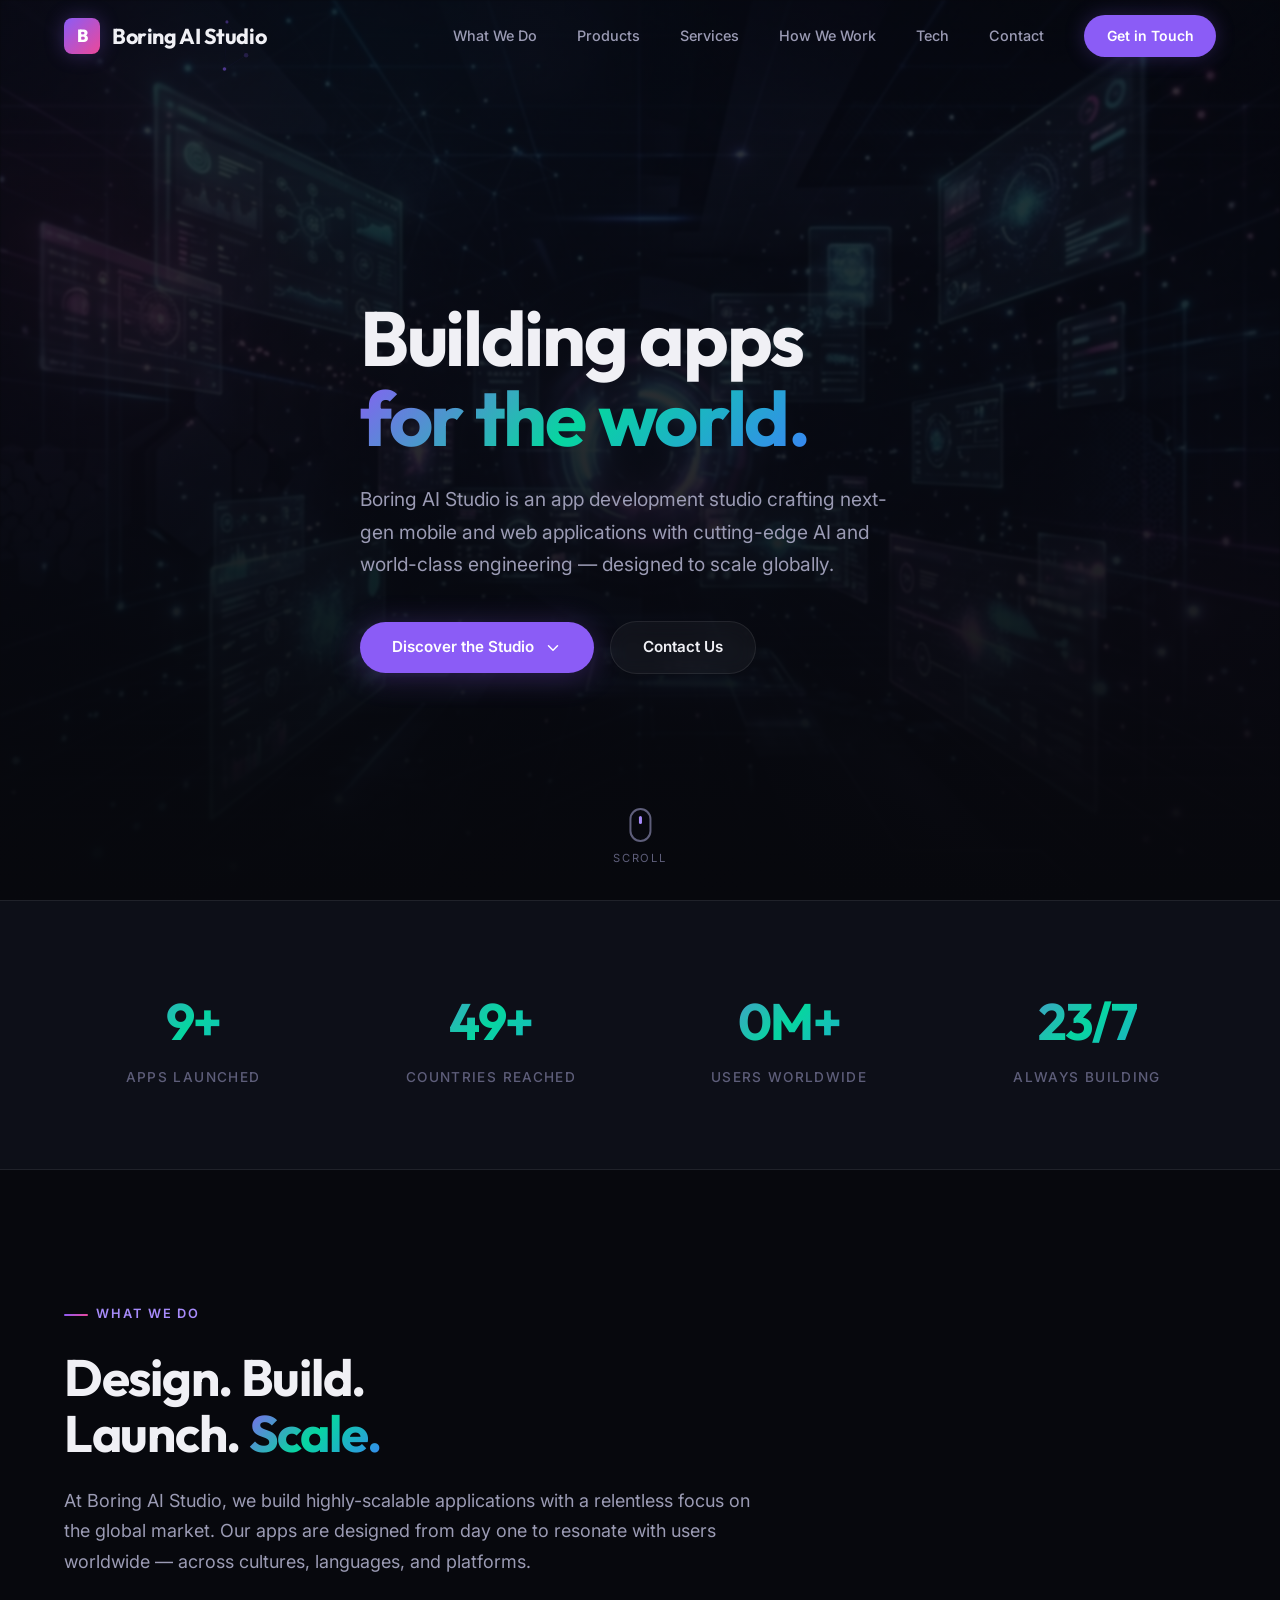
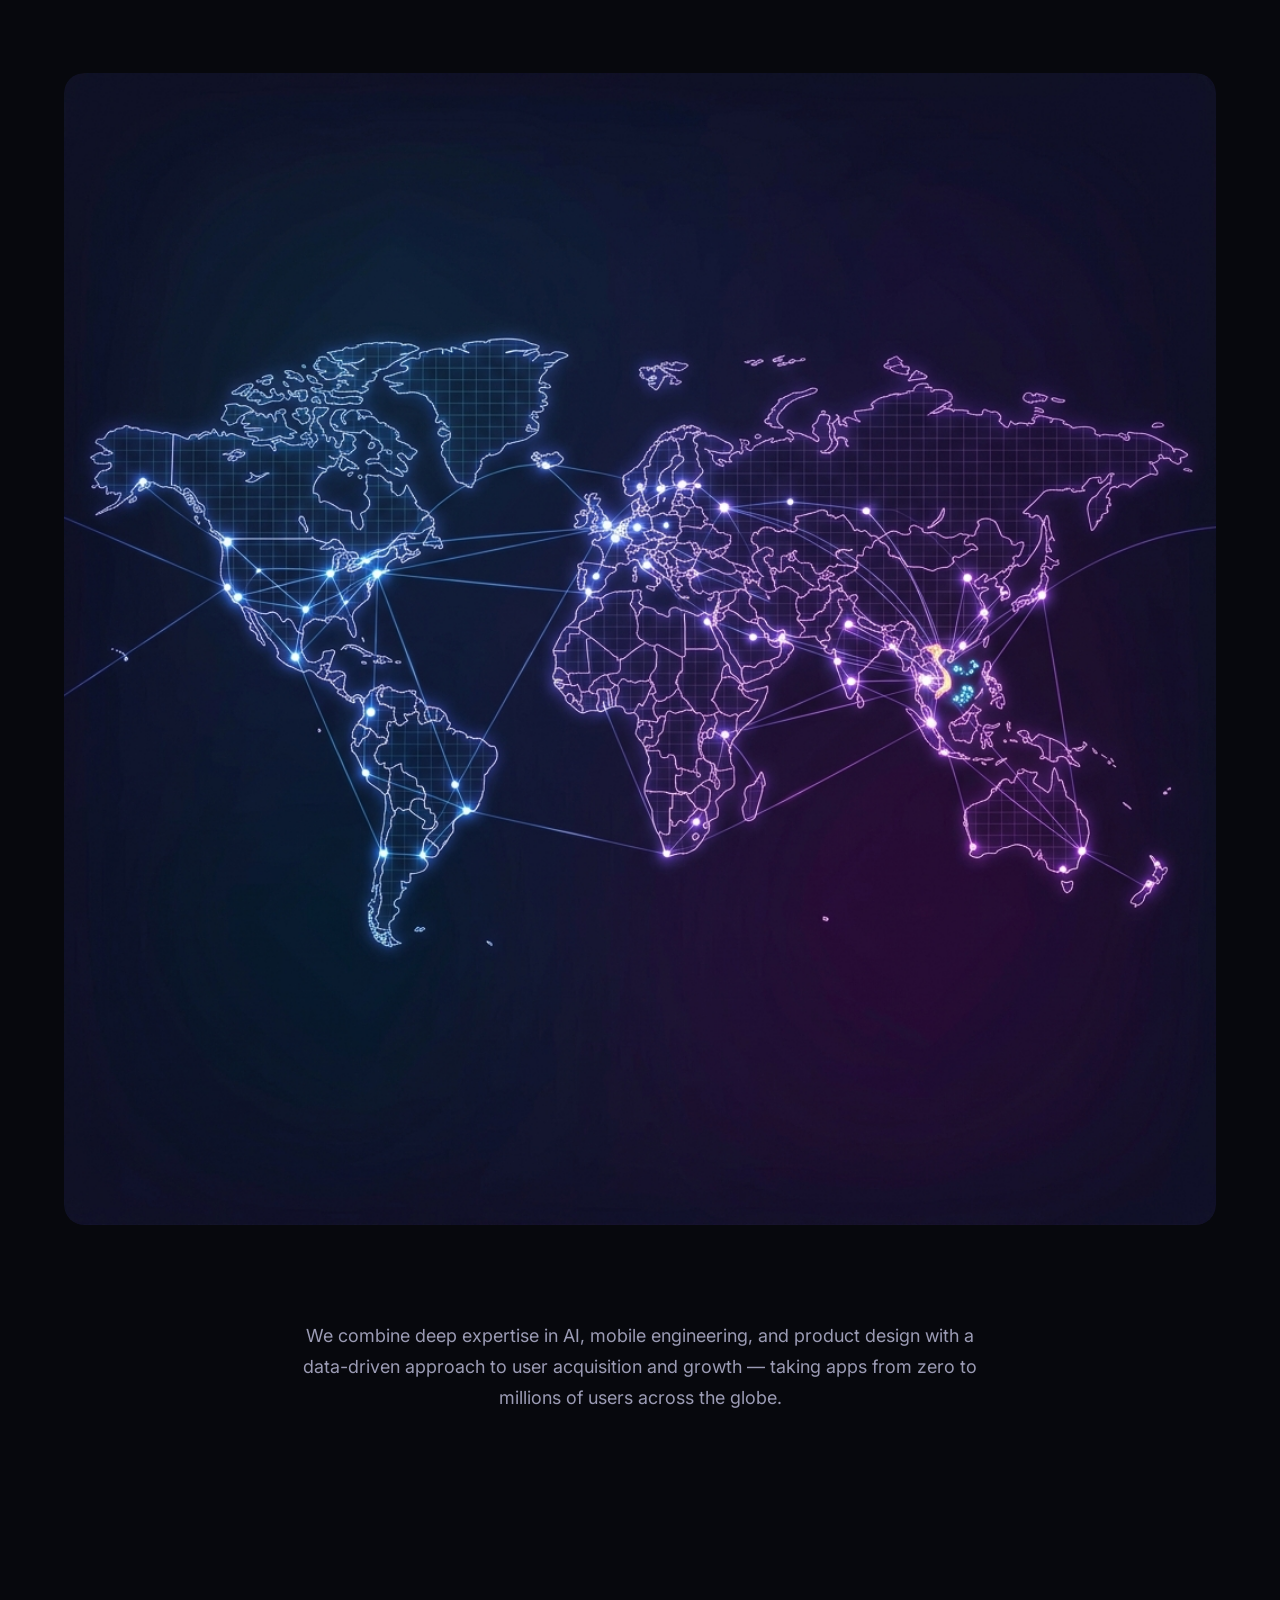
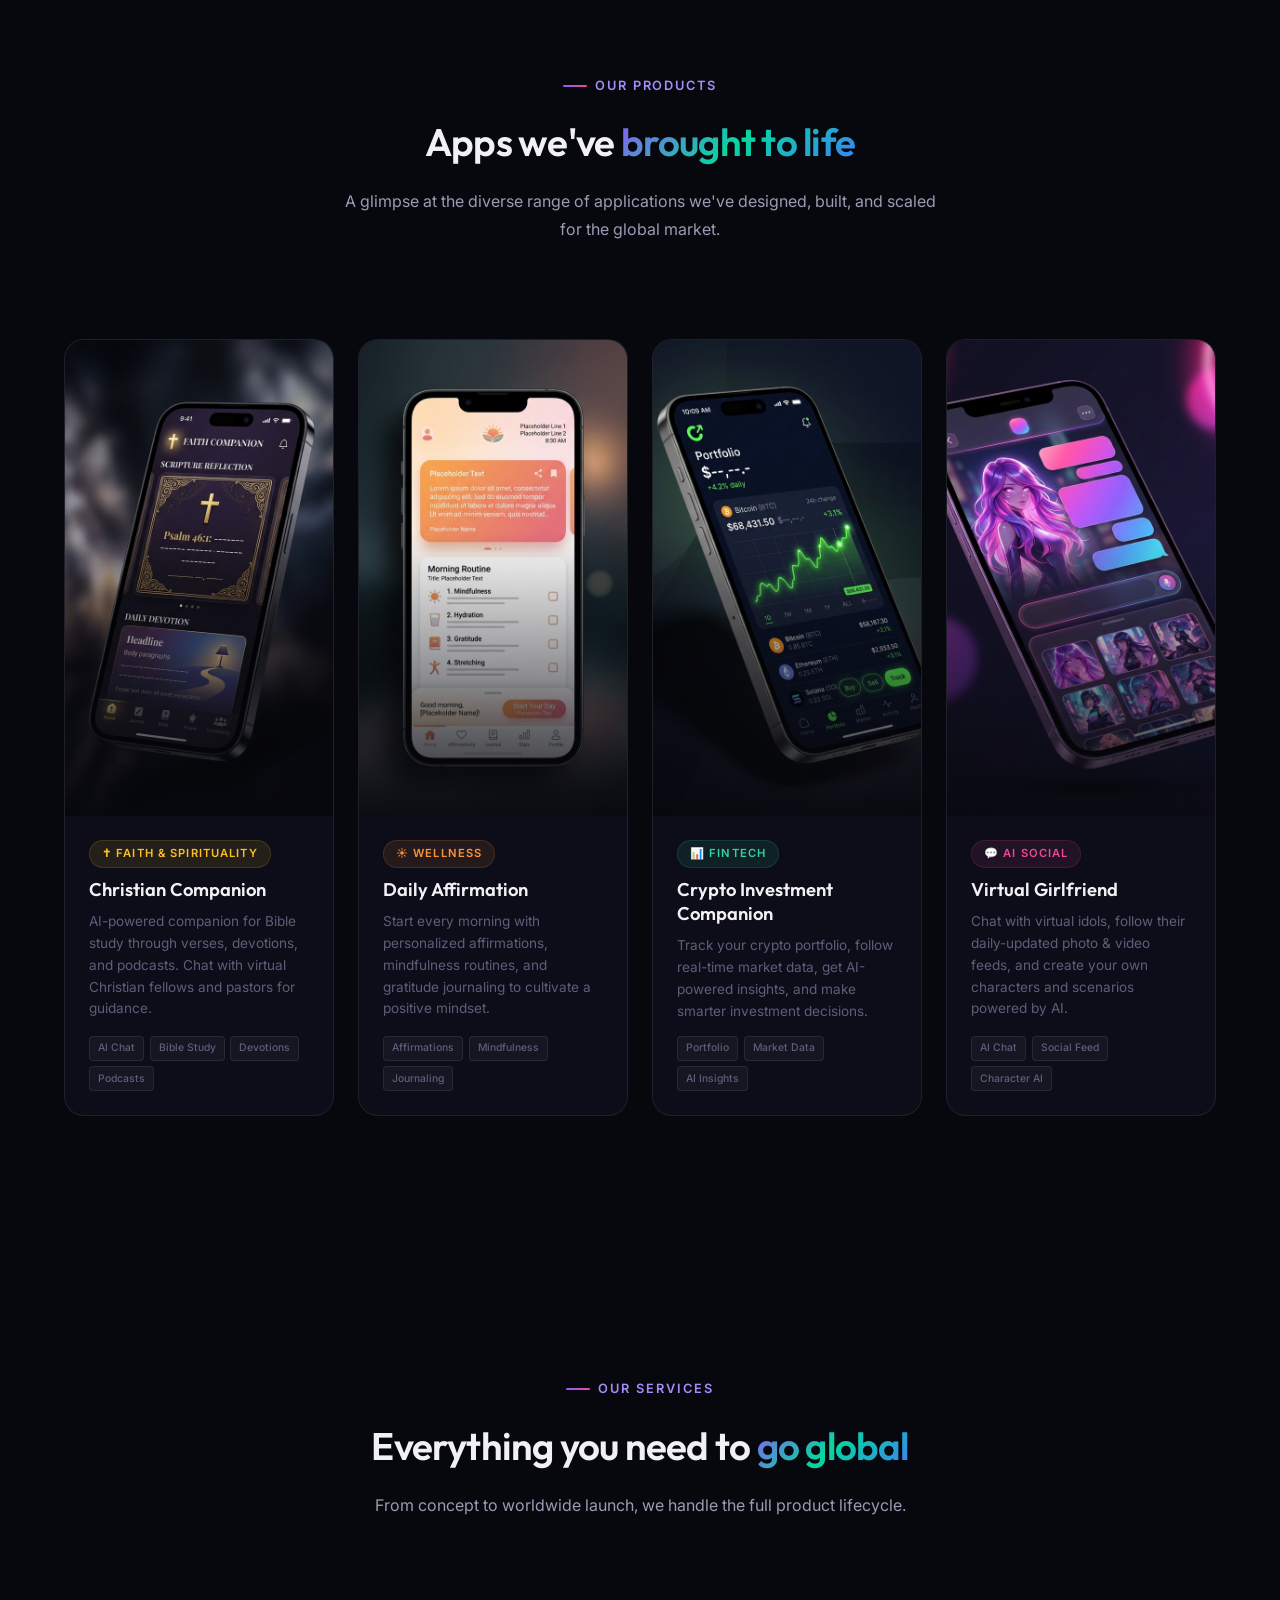
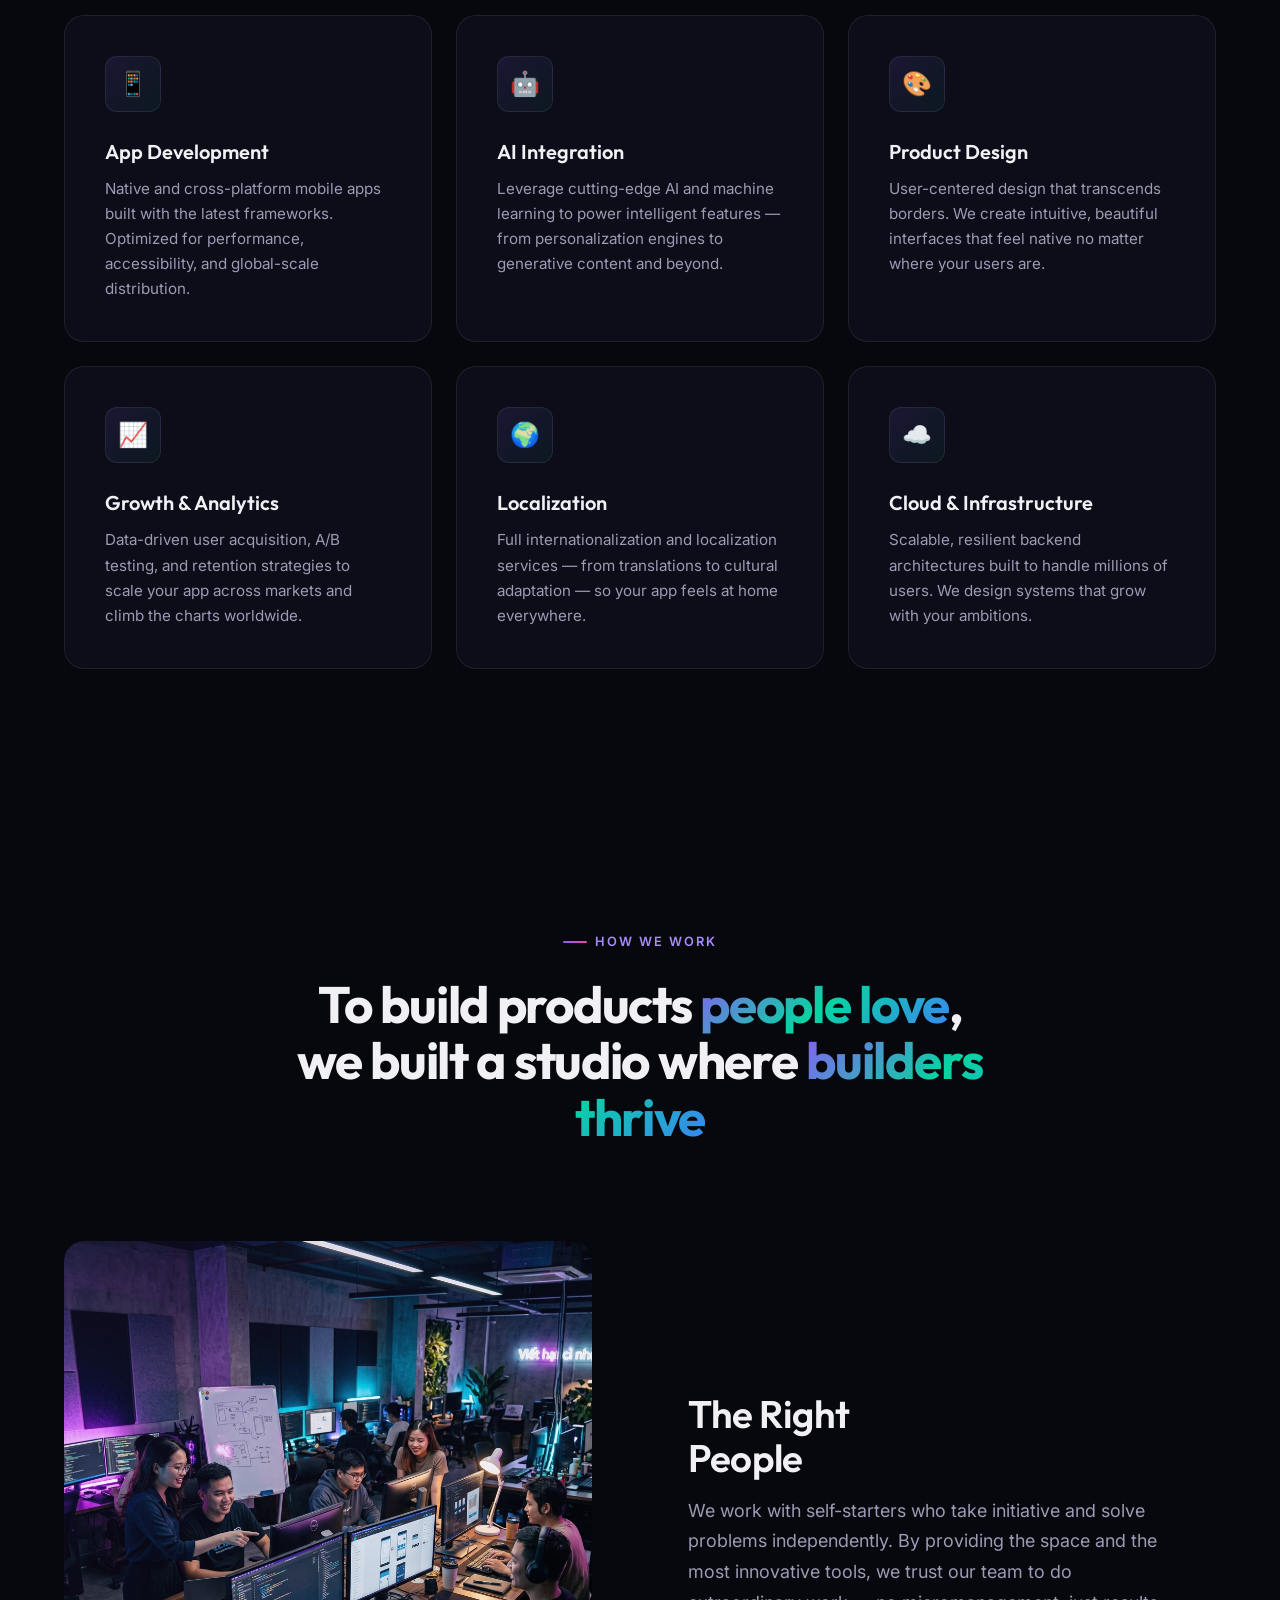
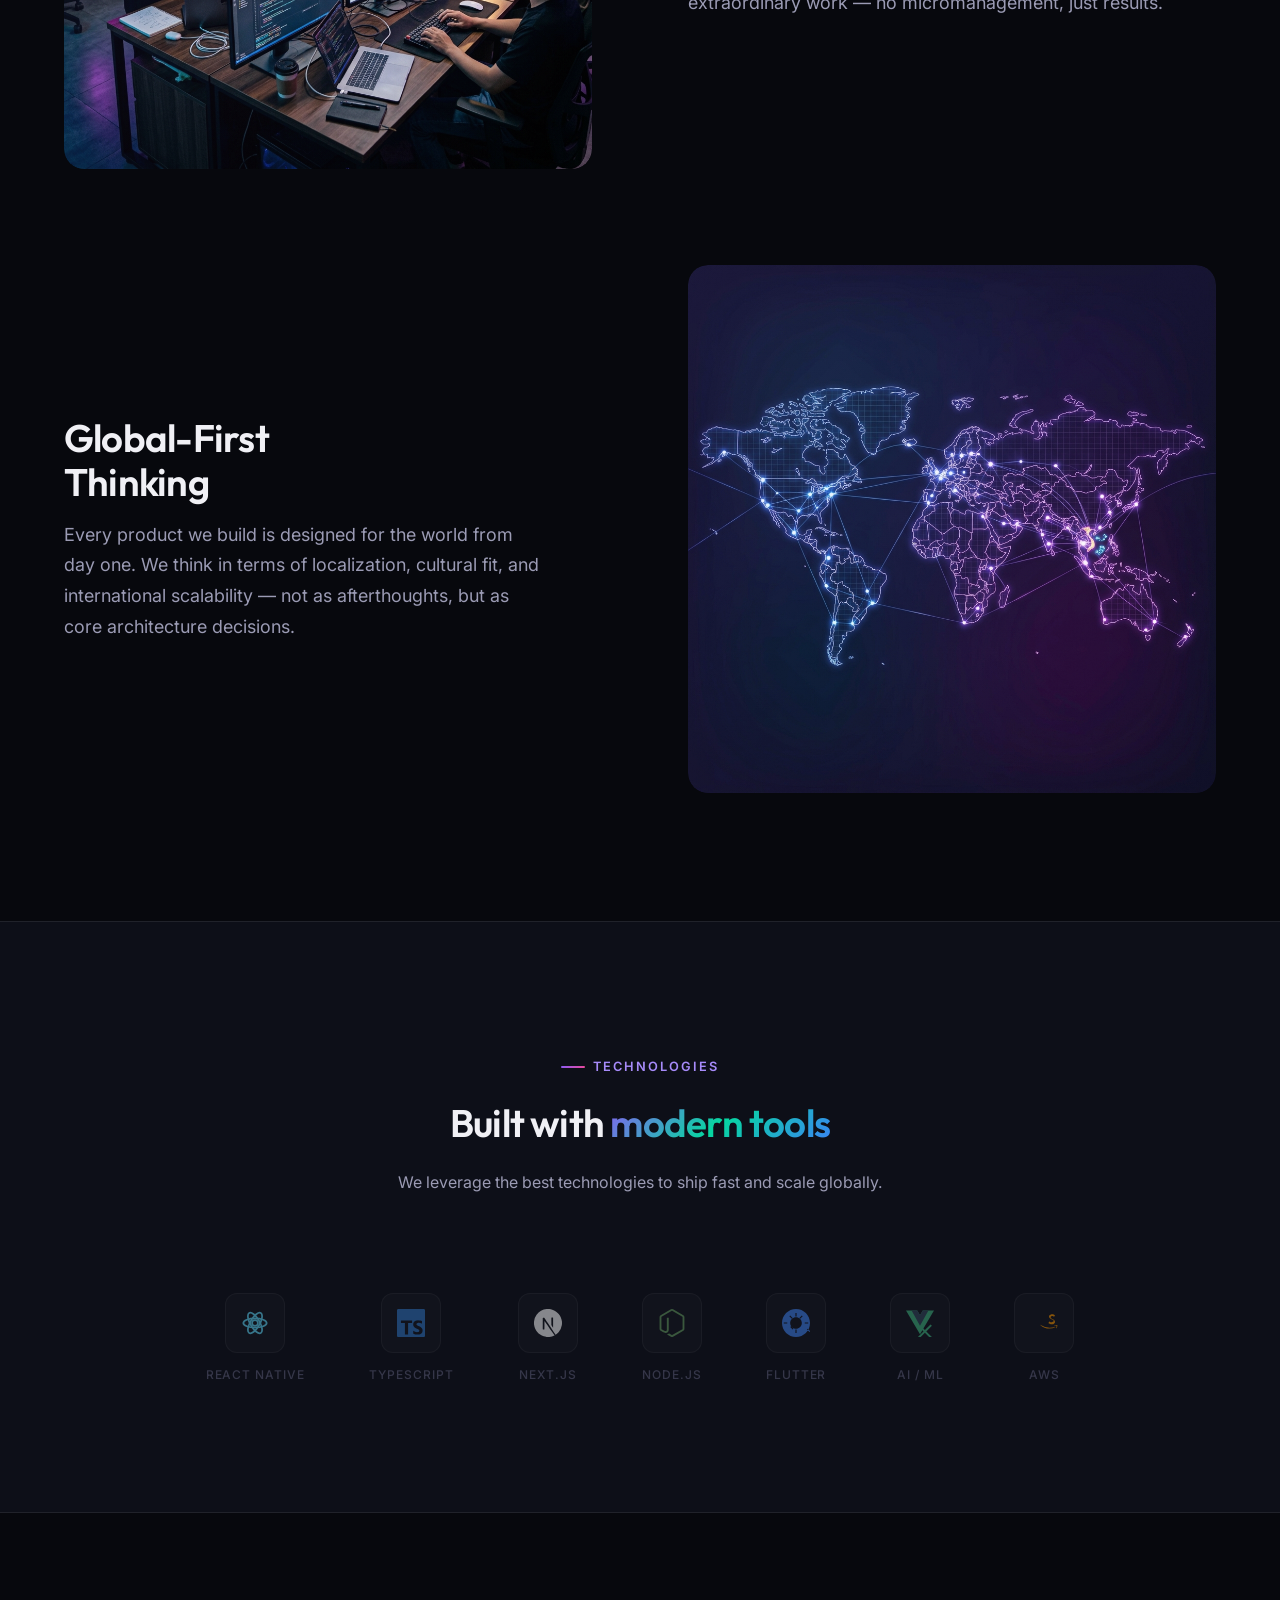
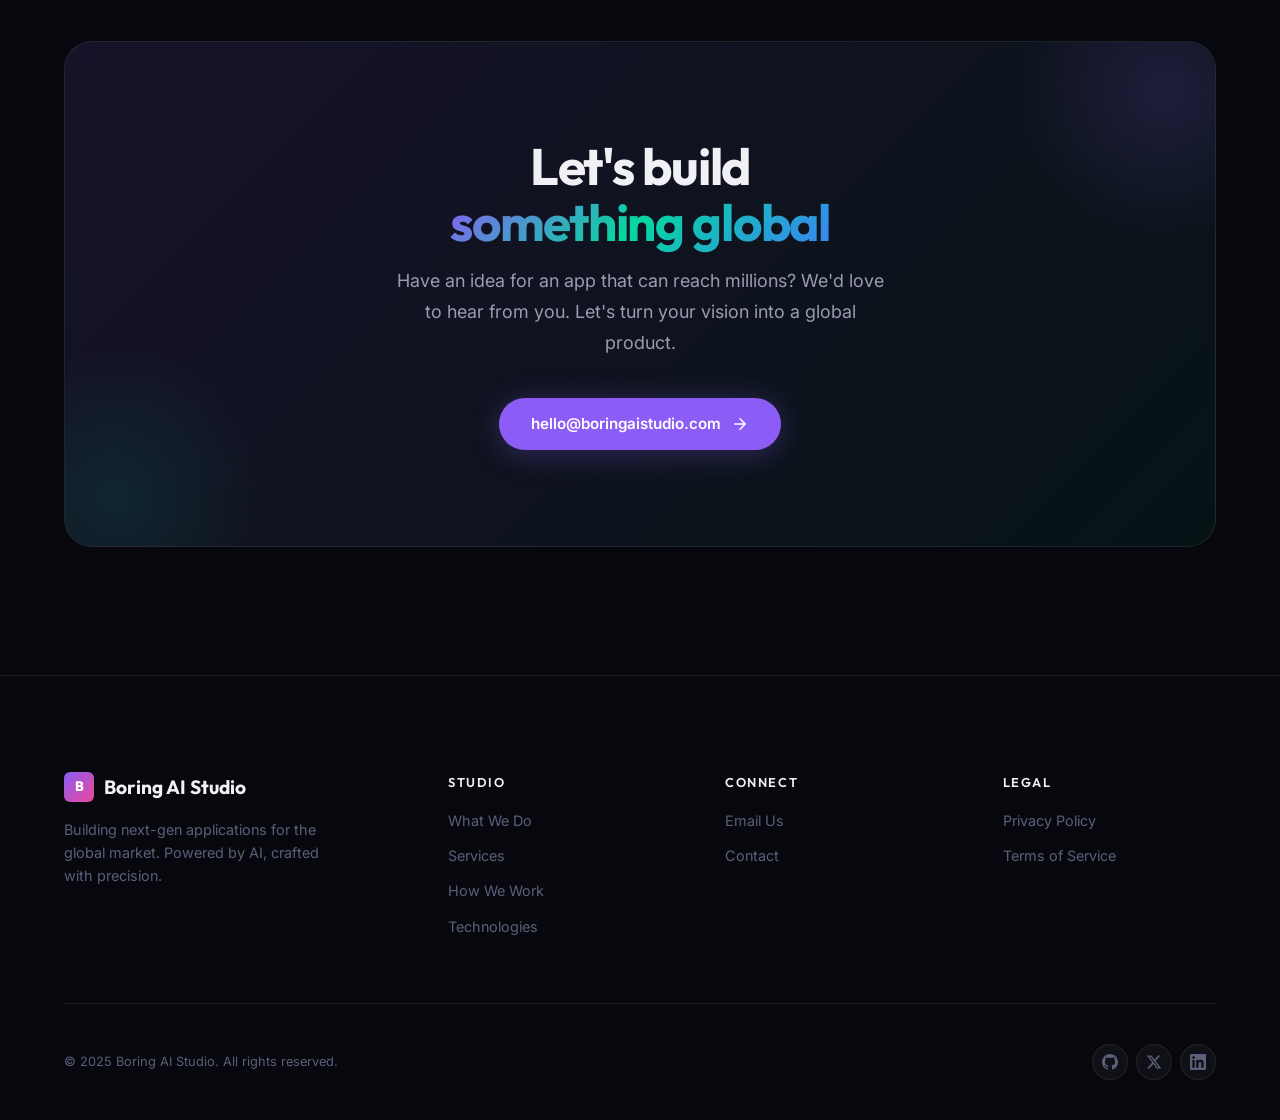
<file: index.html>
<!DOCTYPE html>
<html lang="en">
<head>
  <meta charset="UTF-8">
  <meta name="viewport" content="width=device-width, initial-scale=1.0, viewport-fit=cover">
  <title>Boring AI Studio — Building Apps for the Global Market</title>
  <meta name="description" content="Boring AI Studio is an app development studio building next-gen mobile and web applications for the global market using cutting-edge AI and modern technology.">
  <meta name="robots" content="index,follow">

  <!-- Open Graph -->
  <meta property="og:title" content="Boring AI Studio — Building Apps for the Global Market">
  <meta property="og:description" content="We design, build, and scale applications that reach users worldwide. Powered by AI, crafted with precision.">
  <meta property="og:type" content="website">
  <meta property="og:url" content="https://boringaistudio.com">
  <meta property="og:locale" content="en_US">
  <meta property="og:site_name" content="Boring AI Studio">

  <!-- Twitter -->
  <meta name="twitter:card" content="summary">

  <!-- Fonts -->
  <link rel="preconnect" href="https://fonts.googleapis.com">
  <link rel="preconnect" href="https://fonts.gstatic.com" crossorigin>
  <link href="https://fonts.googleapis.com/css2?family=Inter:wght@400;500;600;700&family=Outfit:wght@500;600;700;800&display=swap" rel="stylesheet">

  <!-- Styles -->
  <link rel="stylesheet" href="styles.css">
</head>
<body>

  <!-- ============================================================
       HEADER
       ============================================================ -->
  <header class="header" id="main-header">
    <div class="header__inner">
      <a href="/" class="header__logo" aria-label="Boring AI Studio Home">
        <span class="header__logo-icon">B</span>
        Boring AI Studio
      </a>

      <nav class="header__nav" aria-label="Main navigation">
        <a href="#what-we-do" class="header__nav-link" id="nav-what-we-do">What We Do</a>
        <a href="#products" class="header__nav-link" id="nav-products">Products</a>
        <a href="#services" class="header__nav-link" id="nav-services">Services</a>
        <a href="#how-we-work" class="header__nav-link" id="nav-how-we-work">How We Work</a>
        <a href="#tech" class="header__nav-link" id="nav-tech">Tech</a>
        <a href="#contact" class="header__nav-link" id="nav-contact">Contact</a>
        <a href="mailto:hello@boringaistudio.com" class="header__cta" id="header-cta">Get in Touch</a>
      </nav>

      <button class="header__menu-toggle" id="menu-toggle" aria-label="Menu toggle">
        <span></span>
        <span></span>
        <span></span>
      </button>
    </div>
  </header>

  <!-- Mobile Nav Overlay -->
  <div class="mobile-nav" id="mobile-nav">
    <a href="#what-we-do" class="mobile-nav__link">What We Do</a>
    <a href="#products" class="mobile-nav__link">Products</a>
    <a href="#services" class="mobile-nav__link">Services</a>
    <a href="#how-we-work" class="mobile-nav__link">How We Work</a>
    <a href="#tech" class="mobile-nav__link">Tech</a>
    <a href="#contact" class="mobile-nav__link">Contact</a>
    <a href="mailto:hello@boringaistudio.com" class="btn btn--primary" style="margin-top: 1rem;">Get in Touch</a>
  </div>

  <main>

    <!-- ============================================================
         HERO
         ============================================================ -->
    <section class="hero" id="hero">
      <div class="hero__bg">
        <img src="assets/images/hero-bg.png" alt="" class="hero__bg-image" loading="eager">
        <div class="hero__bg-overlay"></div>
      </div>
      <canvas class="hero__particles" id="hero-particles"></canvas>

      <div class="container hero__content">
        <h1 class="display-xl hero__title">
          <span class="line">Building apps</span>
          <span class="line"><span class="gradient-text">for the world.</span></span>
        </h1>
        <p class="hero__description">
          Boring AI Studio is an app development studio crafting next-gen mobile and web applications with cutting-edge AI and world-class engineering — designed to scale globally.
        </p>
        <div class="hero__actions">
          <a href="#what-we-do" class="btn btn--primary" id="hero-cta-discover">
            Discover the Studio
            <svg class="btn__icon" viewBox="0 0 24 24" fill="none" stroke="currentColor" stroke-width="2" stroke-linecap="round" stroke-linejoin="round"><path d="m6 9 6 6 6-6"/></svg>
          </a>
          <a href="mailto:hello@boringaistudio.com" class="btn btn--ghost" id="hero-cta-contact">
            Contact Us
          </a>
        </div>
      </div>

      <div class="hero__scroll-indicator">
        <div class="hero__scroll-mouse"></div>
        <span>Scroll</span>
      </div>
    </section>

    <!-- ============================================================
         STATS
         ============================================================ -->
    <section class="stats" id="stats">
      <div class="container">
        <div class="stats__grid">
          <div class="stat reveal">
            <div class="stat__number" data-count-to="10" data-count-suffix="+">0</div>
            <div class="stat__label">Apps Launched</div>
          </div>
          <div class="stat reveal reveal-delay-1">
            <div class="stat__number" data-count-to="50" data-count-suffix="+">0</div>
            <div class="stat__label">Countries Reached</div>
          </div>
          <div class="stat reveal reveal-delay-2">
            <div class="stat__number" data-count-to="1" data-count-suffix="M+">0</div>
            <div class="stat__label">Users Worldwide</div>
          </div>
          <div class="stat reveal reveal-delay-3">
            <div class="stat__number" data-count-to="24" data-count-suffix="/7">0</div>
            <div class="stat__label">Always Building</div>
          </div>
        </div>
      </div>
    </section>

    <!-- ============================================================
         WHAT WE DO
         ============================================================ -->
    <section class="what-we-do" id="what-we-do">
      <div class="container">
        <div class="what-we-do__header reveal">
          <span class="section-label">What We Do</span>
          <h2 class="display-lg what-we-do__title">Design. Build.<br>Launch. <span class="gradient-text">Scale.</span></h2>
          <p class="body-lg">
            At Boring AI Studio, we build highly-scalable applications with a relentless focus on the global market. Our apps are designed from day one to resonate with users worldwide — across cultures, languages, and platforms.
          </p>
        </div>

        <div class="what-we-do__image-section reveal">
          <img src="assets/images/global-reach.png" alt="Boring AI Studio global reach map showing connections across continents" loading="lazy">
        </div>

        <p class="what-we-do__description body-lg reveal">
          We combine deep expertise in AI, mobile engineering, and product design with a data-driven approach to user acquisition and growth — taking apps from zero to millions of users across the globe.
        </p>
      </div>
    </section>

    <!-- ============================================================
         PRODUCTS SHOWCASE
         ============================================================ -->
    <section class="products" id="products">
      <div class="container">
        <div class="products__header reveal">
          <span class="section-label">Our Products</span>
          <h2 class="display-md products__title">Apps we've <span class="gradient-text">brought to life</span></h2>
          <p class="body-md">A glimpse at the diverse range of applications we've designed, built, and scaled for the global market.</p>
        </div>

        <div class="products__carousel-wrapper">
          <div class="products__carousel">

            <!-- Card 1 — Christian Companion -->
            <article class="product-card reveal" id="product-christian">
              <div class="product-card__image">
                <img src="assets/images/app-christian.png" alt="AI-powered Christian companion app with Bible study features" loading="lazy">
              </div>
              <div class="product-card__body">
                <span class="product-card__category product-card__category--faith">✝ Faith & Spirituality</span>
                <h3 class="product-card__name">Christian Companion</h3>
                <p class="product-card__desc">AI-powered companion for Bible study through verses, devotions, and podcasts. Chat with virtual Christian fellows and pastors for guidance.</p>
                <div class="product-card__tags">
                  <span class="product-card__tag">AI Chat</span>
                  <span class="product-card__tag">Bible Study</span>
                  <span class="product-card__tag">Devotions</span>
                  <span class="product-card__tag">Podcasts</span>
                </div>
              </div>
            </article>

            <!-- Card 2 — Daily Affirmation -->
            <article class="product-card reveal reveal-delay-1" id="product-affirmation">
              <div class="product-card__image">
                <img src="assets/images/app-affirmation.png" alt="Daily affirmation and wellness app with motivational content" loading="lazy">
              </div>
              <div class="product-card__body">
                <span class="product-card__category product-card__category--wellness">☀ Wellness</span>
                <h3 class="product-card__name">Daily Affirmation</h3>
                <p class="product-card__desc">Start every morning with personalized affirmations, mindfulness routines, and gratitude journaling to cultivate a positive mindset.</p>
                <div class="product-card__tags">
                  <span class="product-card__tag">Affirmations</span>
                  <span class="product-card__tag">Mindfulness</span>
                  <span class="product-card__tag">Journaling</span>
                </div>
              </div>
            </article>

            <!-- Card 3 — Crypto Companion -->
            <article class="product-card reveal reveal-delay-2" id="product-crypto">
              <div class="product-card__image">
                <img src="assets/images/app-crypto.png" alt="Cryptocurrency investment companion with portfolio tracking" loading="lazy">
              </div>
              <div class="product-card__body">
                <span class="product-card__category product-card__category--fintech">📊 Fintech</span>
                <h3 class="product-card__name">Crypto Investment Companion</h3>
                <p class="product-card__desc">Track your crypto portfolio, follow real-time market data, get AI-powered insights, and make smarter investment decisions.</p>
                <div class="product-card__tags">
                  <span class="product-card__tag">Portfolio</span>
                  <span class="product-card__tag">Market Data</span>
                  <span class="product-card__tag">AI Insights</span>
                </div>
              </div>
            </article>

            <!-- Card 4 — Virtual Girlfriend -->
            <article class="product-card reveal reveal-delay-3" id="product-virtual-gf">
              <div class="product-card__image">
                <img src="assets/images/app-virtual-gf.png" alt="AI virtual companion chat app with social features" loading="lazy">
              </div>
              <div class="product-card__body">
                <span class="product-card__category product-card__category--social">💬 AI Social</span>
                <h3 class="product-card__name">Virtual Girlfriend</h3>
                <p class="product-card__desc">Chat with virtual idols, follow their daily-updated photo & video feeds, and create your own characters and scenarios powered by AI.</p>
                <div class="product-card__tags">
                  <span class="product-card__tag">AI Chat</span>
                  <span class="product-card__tag">Social Feed</span>
                  <span class="product-card__tag">Character AI</span>
                </div>
              </div>
            </article>

          </div>
        </div>
      </div>
    </section>

    <!-- ============================================================
         SERVICES
         ============================================================ -->
    <section class="services" id="services">
      <div class="container">
        <div class="services__header reveal">
          <span class="section-label">Our Services</span>
          <h2 class="display-md services__title">Everything you need to <span class="gradient-text">go global</span></h2>
          <p class="body-md">
            From concept to worldwide launch, we handle the full product lifecycle.
          </p>
        </div>

        <div class="services__grid">
          <article class="service-card reveal" id="service-app-dev">
            <div class="service-card__icon">📱</div>
            <h3 class="service-card__title">App Development</h3>
            <p class="service-card__text">Native and cross-platform mobile apps built with the latest frameworks. Optimized for performance, accessibility, and global-scale distribution.</p>
          </article>

          <article class="service-card reveal reveal-delay-1" id="service-ai">
            <div class="service-card__icon">🤖</div>
            <h3 class="service-card__title">AI Integration</h3>
            <p class="service-card__text">Leverage cutting-edge AI and machine learning to power intelligent features — from personalization engines to generative content and beyond.</p>
          </article>

          <article class="service-card reveal reveal-delay-2" id="service-design">
            <div class="service-card__icon">🎨</div>
            <h3 class="service-card__title">Product Design</h3>
            <p class="service-card__text">User-centered design that transcends borders. We create intuitive, beautiful interfaces that feel native no matter where your users are.</p>
          </article>

          <article class="service-card reveal reveal-delay-1" id="service-growth">
            <div class="service-card__icon">📈</div>
            <h3 class="service-card__title">Growth & Analytics</h3>
            <p class="service-card__text">Data-driven user acquisition, A/B testing, and retention strategies to scale your app across markets and climb the charts worldwide.</p>
          </article>

          <article class="service-card reveal reveal-delay-2" id="service-localization">
            <div class="service-card__icon">🌍</div>
            <h3 class="service-card__title">Localization</h3>
            <p class="service-card__text">Full internationalization and localization services — from translations to cultural adaptation — so your app feels at home everywhere.</p>
          </article>

          <article class="service-card reveal reveal-delay-3" id="service-infra">
            <div class="service-card__icon">☁️</div>
            <h3 class="service-card__title">Cloud & Infrastructure</h3>
            <p class="service-card__text">Scalable, resilient backend architectures built to handle millions of users. We design systems that grow with your ambitions.</p>
          </article>
        </div>
      </div>
    </section>

    <!-- ============================================================
         HOW WE WORK
         ============================================================ -->
    <section class="how-we-work" id="how-we-work">
      <div class="container">
        <div class="how-we-work__header reveal">
          <span class="section-label">How We Work</span>
          <h2 class="display-lg how-we-work__title">
            To build products <span class="gradient-text">people love</span>,<br>
            we built a studio where <span class="gradient-text">builders thrive</span>
          </h2>
        </div>

        <div class="feature-row reveal">
          <div class="feature-row__visual">
            <img src="assets/images/team-work.png" alt="Boring AI Studio team collaborating in modern workspace" loading="lazy">
          </div>
          <div class="feature-row__content">
            <h3 class="display-md feature-row__title">The Right<br>People</h3>
            <p class="body-lg feature-row__text">
              We work with self-starters who take initiative and solve problems independently. By providing the space and the most innovative tools, we trust our team to do extraordinary work — no micromanagement, just results.
            </p>
          </div>
        </div>

        <div class="feature-row feature-row--reverse reveal">
          <div class="feature-row__visual">
            <img src="assets/images/global-reach.png" alt="Cutting-edge technology powering global app distribution" loading="lazy">
          </div>
          <div class="feature-row__content">
            <h3 class="display-md feature-row__title">Global-First<br>Thinking</h3>
            <p class="body-lg feature-row__text">
              Every product we build is designed for the world from day one. We think in terms of localization, cultural fit, and international scalability — not as afterthoughts, but as core architecture decisions.
            </p>
          </div>
        </div>
      </div>
    </section>

    <!-- ============================================================
         TECH STACK
         ============================================================ -->
    <section class="tech-stack" id="tech">
      <div class="container">
        <div class="tech-stack__header reveal">
          <span class="section-label">Technologies</span>
          <h2 class="display-md tech-stack__title">Built with <span class="gradient-text">modern tools</span></h2>
          <p class="body-md" style="max-width: 500px; margin: var(--space-sm) auto 0;">We leverage the best technologies to ship fast and scale globally.</p>
        </div>

        <div class="tech-stack__logos reveal">
          <div class="tech-logo">
            <div class="tech-logo__icon">
              <svg width="28" height="28" viewBox="0 0 24 24" fill="none" stroke="#61dafb" stroke-width="1.5"><circle cx="12" cy="12" r="2.5"/><ellipse cx="12" cy="12" rx="10" ry="4"/><ellipse cx="12" cy="12" rx="10" ry="4" transform="rotate(60 12 12)"/><ellipse cx="12" cy="12" rx="10" ry="4" transform="rotate(120 12 12)"/></svg>
            </div>
            <span class="tech-logo__name">React Native</span>
          </div>
          <div class="tech-logo">
            <div class="tech-logo__icon">
              <svg width="28" height="28" viewBox="0 0 24 24" fill="#3178c6"><path d="M1.125 0C.502 0 0 .502 0 1.125v21.75C0 23.498.502 24 1.125 24h21.75c.623 0 1.125-.502 1.125-1.125V1.125C24 .502 23.498 0 22.875 0zm17.363 9.75c.612 0 1.154.037 1.627.111a6.38 6.38 0 0 1 1.306.34v2.458a3.95 3.95 0 0 0-.643-.361 5.093 5.093 0 0 0-.717-.26 5.453 5.453 0 0 0-1.426-.2c-.3 0-.573.028-.819.086a2.1 2.1 0 0 0-.623.242c-.17.104-.3.229-.393.374a.888.888 0 0 0-.14.49c0 .196.053.373.156.529.104.156.252.304.443.444s.423.276.696.41c.273.135.582.274.926.416.47.197.892.407 1.266.628.374.222.695.473.963.753.268.279.472.598.614.957.142.359.214.776.214 1.253 0 .657-.125 1.21-.373 1.656a3.033 3.033 0 0 1-1.012 1.085 4.38 4.38 0 0 1-1.487.596c-.566.12-1.163.18-1.79.18a9.916 9.916 0 0 1-1.84-.164 5.544 5.544 0 0 1-1.512-.493v-2.63a5.033 5.033 0 0 0 3.237 1.2c.333 0 .624-.03.872-.09.249-.06.456-.144.623-.25.166-.108.29-.234.373-.38a1.023 1.023 0 0 0-.074-1.089 2.12 2.12 0 0 0-.537-.5 5.597 5.597 0 0 0-.807-.444 27.72 27.72 0 0 0-1.007-.436c-.918-.383-1.602-.852-2.053-1.405-.45-.553-.676-1.222-.676-2.005 0-.614.123-1.141.369-1.582.246-.441.58-.804 1.004-1.089a4.494 4.494 0 0 1 1.47-.629 7.536 7.536 0 0 1 1.77-.201zm-15.113.188h9.563v2.166H9.506v9.646H6.789v-9.646H3.375z"/></svg>
            </div>
            <span class="tech-logo__name">TypeScript</span>
          </div>
          <div class="tech-logo">
            <div class="tech-logo__icon">
              <svg width="28" height="28" viewBox="0 0 24 24" fill="none"><path d="M11.572 0c-.176 0-.31.001-.358.007a19.76 19.76 0 0 1-.364.033C7.443.346 4.25 2.185 2.228 5.012a11.875 11.875 0 0 0-2.119 5.243c-.096.659-.108.854-.108 1.747s.012 1.089.108 1.748c.652 4.506 3.86 8.292 8.209 9.695.779.25 1.6.422 2.534.525.363.04 1.935.04 2.299 0 1.611-.178 2.977-.577 4.323-1.264.207-.106.247-.134.219-.158-.02-.013-.9-1.195-1.955-2.62l-1.919-2.592-2.404-3.558a338.739 338.739 0 0 0-2.422-3.556c-.009-.002-.018 1.579-.023 3.51-.007 3.38-.01 3.515-.052 3.595a.426.426 0 0 1-.206.214c-.075.037-.14.044-.495.044H7.81l-.108-.068a.438.438 0 0 1-.157-.171l-.05-.106.006-4.703.007-4.705.072-.092a.645.645 0 0 1 .174-.143c.096-.047.134-.051.54-.051.478 0 .558.018.682.154.035.038 1.337 1.999 2.895 4.361a10760.433 10760.433 0 0 0 4.735 7.17l1.9 2.879.096-.063a12.317 12.317 0 0 0 2.466-2.163 11.944 11.944 0 0 0 2.824-6.134c.096-.66.108-.854.108-1.748 0-.893-.012-1.088-.108-1.747-.652-4.506-3.86-8.292-8.208-9.695a12.597 12.597 0 0 0-2.499-.523A33.119 33.119 0 0 0 11.572 0zm4.069 7.217c.347 0 .408.005.486.047a.473.473 0 0 1 .237.277c.018.06.023 1.365.018 4.304l-.006 4.218-.744-1.14-.746-1.14v-3.066c0-1.982.01-3.097.023-3.15a.478.478 0 0 1 .233-.296c.096-.05.13-.054.5-.054z" fill="white"/></svg>
            </div>
            <span class="tech-logo__name">Next.js</span>
          </div>
          <div class="tech-logo">
            <div class="tech-logo__icon">
              <svg width="28" height="28" viewBox="0 0 24 24" fill="#68a063"><path d="M11.998 24c-.321 0-.641-.084-.922-.247l-2.936-1.737c-.438-.245-.224-.332-.08-.383.585-.203.703-.25 1.328-.604.065-.037.151-.023.218.017l2.256 1.339a.29.29 0 0 0 .272 0l8.795-5.076a.277.277 0 0 0 .134-.238V6.921a.283.283 0 0 0-.137-.242l-8.791-5.072a.278.278 0 0 0-.271 0L3.075 6.68a.284.284 0 0 0-.139.241v10.15a.27.27 0 0 0 .138.236l2.409 1.392c1.307.654 2.108-.116 2.108-.89V7.787c0-.142.114-.253.256-.253h1.115c.139 0 .255.112.255.253v10.021c0 1.745-.95 2.745-2.604 2.745-.508 0-.909 0-2.026-.551L2.28 18.675a1.857 1.857 0 0 1-.922-1.604V6.921c0-.659.353-1.275.922-1.603L11.076.242a1.924 1.924 0 0 1 1.846 0l8.794 5.076c.57.329.924.944.924 1.603v10.15a1.86 1.86 0 0 1-.924 1.604l-8.794 5.078a1.842 1.842 0 0 1-.924.247z"/></svg>
            </div>
            <span class="tech-logo__name">Node.js</span>
          </div>
          <div class="tech-logo">
            <div class="tech-logo__icon">
              <svg width="28" height="28" viewBox="0 0 24 24" fill="#4285f4"><path d="M12 0C5.372 0 0 5.373 0 12s5.372 12 12 12 12-5.373 12-12S18.628 0 12 0zm-.5 3.5h1v3h-1zm-4.5 2l2.12 2.12-.71.71L6.29 6.21zm10 0l.71.71-2.12 2.12-.71-.71zM12 7c2.76 0 5 2.24 5 5s-2.24 5-5 5-5-2.24-5-5 2.24-5 5-5zm-7.5 4.5v1h-3v-1zm18 0v1h-3v-1zm-12.62 5.38l-.71.71-2.12-2.12.71-.71zm12.24 0l2.12 2.12-.71.71-2.12-2.12zM11.5 17.5h1v3h-1z"/></svg>
            </div>
            <span class="tech-logo__name">Flutter</span>
          </div>
          <div class="tech-logo">
            <div class="tech-logo__icon">
              <svg width="28" height="28" viewBox="0 0 24 24" fill="none"><path d="M22.2 14.4L21 13.2l-4.8 4.8-4.8-4.8-1.2 1.2 4.8 4.8-4.8 4.8 1.2 1.2 4.8-4.8 4.8 4.8 1.2-1.2-4.8-4.8z" fill="#41B883"/><path d="M14.4 1.2L12 5.4 9.6 1.2H0l12 20.4L24 1.2z" fill="#41B883"/><path d="M14.4 1.2L12 5.4 9.6 1.2H4.8L12 14.4 19.2 1.2z" fill="#35495E"/></svg>
            </div>
            <span class="tech-logo__name">AI / ML</span>
          </div>
          <div class="tech-logo">
            <div class="tech-logo__icon">
              <svg width="28" height="28" viewBox="0 0 24 24" fill="#FF9900"><path d="M18.75 11.35a4.32 4.32 0 0 1-.79-.08 3.55 3.55 0 0 1-.73-.2l-.14-.08-.13-.07-.11-.07a.28.28 0 0 0-.32.04l-.14.11a1.93 1.93 0 0 0-.17.19c-.06.08-.11.16-.15.25a1.68 1.68 0 0 0-.1.29.55.55 0 0 0 .04.38c.07.13.2.25.38.35a4.06 4.06 0 0 0 .58.28c.23.09.48.17.75.23.27.06.55.1.84.12.29.01.58 0 .86-.05a3.12 3.12 0 0 0 .82-.26c.26-.12.49-.28.68-.49.19-.2.34-.46.43-.77.09-.3.1-.57.05-.82a2.1 2.1 0 0 0-.29-.7 3.26 3.26 0 0 0-.49-.58c-.19-.17-.39-.33-.6-.46-.21-.14-.43-.26-.65-.37a8.94 8.94 0 0 1-.65-.33c-.21-.12-.39-.24-.55-.37a1.54 1.54 0 0 1-.36-.41.88.88 0 0 1-.12-.48c0-.16.04-.3.12-.42.08-.12.18-.22.3-.3.13-.08.27-.14.43-.17.16-.04.32-.05.49-.05.12 0 .23.01.35.03s.23.05.34.08.21.08.31.13.19.1.28.16l.12.08a.28.28 0 0 0 .32-.04l.21-.2c.07-.08.13-.16.18-.25a1.1 1.1 0 0 0 .1-.27c.02-.1.02-.2 0-.3a.62.62 0 0 0-.16-.3c-.09-.1-.22-.2-.38-.28a3.22 3.22 0 0 0-.56-.22c-.21-.06-.44-.1-.68-.13-.24-.03-.49-.04-.74-.02-.25.02-.5.06-.73.13-.24.07-.46.16-.67.28-.21.12-.39.27-.55.45-.16.18-.28.39-.37.64-.09.25-.11.49-.08.72.03.23.11.44.24.64.13.2.29.37.49.53.2.16.41.3.64.43.23.13.47.25.71.36.25.11.49.22.71.33.23.11.43.23.61.37.18.13.33.28.44.44.11.16.17.35.17.56z"/><path d="M21.83 15.48a10.85 10.85 0 0 1-5.18 1.29 11.36 11.36 0 0 1-7.66-2.91c-.16-.14-.03-.34.17-.23A15.42 15.42 0 0 0 16.79 16a15.19 15.19 0 0 0 4.61-.72c.23-.09.42.15.19.34z"/><path d="M22.73 14.38c-.22-.28-1.43-.13-1.97-.07-.17.02-.19-.12-.04-.23 .97-.68 2.55-.48 2.73-.25.19.23-.05 1.83-.96 2.59-.14.12-.27.05-.21-.1.2-.51.66-1.66.45-1.94z"/></svg>
            </div>
            <span class="tech-logo__name">AWS</span>
          </div>
        </div>
      </div>
    </section>

    <!-- ============================================================
         CTA
         ============================================================ -->
    <section class="cta" id="contact">
      <div class="container">
        <div class="cta__inner reveal">
          <h2 class="display-lg cta__title">Let's build<br><span class="gradient-text">something global</span></h2>
          <p class="body-lg cta__text">Have an idea for an app that can reach millions? We'd love to hear from you. Let's turn your vision into a global product.</p>
          <div class="cta__actions">
            <a href="mailto:hello@boringaistudio.com" class="btn btn--primary" id="cta-email">
              hello@boringaistudio.com
              <svg class="btn__icon" viewBox="0 0 24 24" fill="none" stroke="currentColor" stroke-width="2" stroke-linecap="round" stroke-linejoin="round"><path d="M5 12h14M12 5l7 7-7 7"/></svg>
            </a>
          </div>
        </div>
      </div>
    </section>

  </main>

  <!-- ============================================================
       FOOTER
       ============================================================ -->
  <footer class="footer">
    <div class="container">
      <div class="footer__inner">
        <div class="footer__brand">
          <div class="footer__logo">
            <span class="footer__logo-icon">B</span>
            Boring AI Studio
          </div>
          <p class="footer__tagline">Building next-gen applications for the global market. Powered by AI, crafted with precision.</p>
        </div>

        <div>
          <h4 class="footer__column-title">Studio</h4>
          <ul class="footer__links">
            <li><a href="#what-we-do" class="footer__link" id="footer-what-we-do">What We Do</a></li>
            <li><a href="#services" class="footer__link" id="footer-services">Services</a></li>
            <li><a href="#how-we-work" class="footer__link" id="footer-how-we-work">How We Work</a></li>
            <li><a href="#tech" class="footer__link" id="footer-tech">Technologies</a></li>
          </ul>
        </div>

        <div>
          <h4 class="footer__column-title">Connect</h4>
          <ul class="footer__links">
            <li><a href="mailto:hello@boringaistudio.com" class="footer__link" id="footer-email">Email Us</a></li>
            <li><a href="#contact" class="footer__link" id="footer-contact">Contact</a></li>
          </ul>
        </div>

        <div>
          <h4 class="footer__column-title">Legal</h4>
          <ul class="footer__links">
            <li><a href="#" class="footer__link" id="footer-privacy">Privacy Policy</a></li>
            <li><a href="#" class="footer__link" id="footer-terms">Terms of Service</a></li>
          </ul>
        </div>
      </div>

      <div class="footer__bottom">
        <p class="footer__copyright">&copy; 2025 Boring AI Studio. All rights reserved.</p>
        <div class="footer__socials">
          <a href="#" class="footer__social-link" aria-label="GitHub" id="social-github">
            <svg viewBox="0 0 24 24"><path d="M12 0c-6.626 0-12 5.373-12 12 0 5.302 3.438 9.8 8.207 11.387.599.111.793-.261.793-.577v-2.234c-3.338.726-4.033-1.416-4.033-1.416-.546-1.387-1.333-1.756-1.333-1.756-1.089-.745.083-.729.083-.729 1.205.084 1.839 1.237 1.839 1.237 1.07 1.834 2.807 1.304 3.492.997.107-.775.418-1.305.762-1.604-2.665-.305-5.467-1.334-5.467-5.931 0-1.311.469-2.381 1.236-3.221-.124-.303-.535-1.524.117-3.176 0 0 1.008-.322 3.301 1.23.957-.266 1.983-.399 3.003-.404 1.02.005 2.047.138 3.006.404 2.291-1.552 3.297-1.23 3.297-1.23.653 1.653.242 2.874.118 3.176.77.84 1.235 1.911 1.235 3.221 0 4.609-2.807 5.624-5.479 5.921.43.372.823 1.102.823 2.222v3.293c0 .319.192.694.801.576 4.765-1.589 8.199-6.086 8.199-11.386 0-6.627-5.373-12-12-12z"/></svg>
          </a>
          <a href="#" class="footer__social-link" aria-label="X (Twitter)" id="social-twitter">
            <svg viewBox="0 0 24 24"><path d="M18.244 2.25h3.308l-7.227 8.26 8.502 11.24H16.17l-5.214-6.817L4.99 21.75H1.68l7.73-8.835L1.254 2.25H8.08l4.713 6.231zm-1.161 17.52h1.833L7.084 4.126H5.117z"/></svg>
          </a>
          <a href="#" class="footer__social-link" aria-label="LinkedIn" id="social-linkedin">
            <svg viewBox="0 0 24 24"><path d="M20.447 20.452h-3.554v-5.569c0-1.328-.027-3.037-1.852-3.037-1.853 0-2.136 1.445-2.136 2.939v5.667H9.351V9h3.414v1.561h.046c.477-.9 1.637-1.85 3.37-1.85 3.601 0 4.267 2.37 4.267 5.455v6.286zM5.337 7.433c-1.144 0-2.063-.926-2.063-2.065 0-1.138.92-2.063 2.063-2.063 1.14 0 2.064.925 2.064 2.063 0 1.139-.925 2.065-2.064 2.065zm1.782 13.019H3.555V9h3.564v11.452zM22.225 0H1.771C.792 0 0 .774 0 1.729v20.542C0 23.227.792 24 1.771 24h20.451C23.2 24 24 23.227 24 22.271V1.729C24 .774 23.2 0 22.222 0h.003z"/></svg>
          </a>
        </div>
      </div>
    </div>
  </footer>

  <!-- Scripts -->
  <script src="script.js"></script>
</body>
</html>
</file>
<file: styles.css>
/* ================================================================
   Boring AI Studio — Design System & Styles
   ================================================================ */

/* --- Reset & Base --- */
*, *::before, *::after {
  margin: 0;
  padding: 0;
  box-sizing: border-box;
}

:root {
  /* Color Palette */
  --bg-primary: #07080d;
  --bg-secondary: #0d0f18;
  --bg-card: rgba(16, 18, 32, 0.65);
  --bg-card-hover: rgba(24, 27, 48, 0.8);
  --bg-glass: rgba(255, 255, 255, 0.04);
  --bg-glass-border: rgba(255, 255, 255, 0.08);

  --text-primary: #f0f0f5;
  --text-secondary: #9b9bb4;
  --text-muted: #5e5e7a;

  --accent-purple: #8b5cf6;
  --accent-purple-light: #a78bfa;
  --accent-cyan: #06d6a0;
  --accent-cyan-dark: #04b589;
  --accent-blue: #3b82f6;
  --accent-pink: #ec4899;

  --gradient-hero: linear-gradient(135deg, #8b5cf6 0%, #06d6a0 50%, #3b82f6 100%);
  --gradient-accent: linear-gradient(135deg, #8b5cf6 0%, #ec4899 100%);
  --gradient-card: linear-gradient(135deg, rgba(139, 92, 246, 0.12) 0%, rgba(6, 214, 160, 0.06) 100%);

  /* Typography */
  --font-display: 'Outfit', sans-serif;
  --font-body: 'Inter', sans-serif;

  /* Spacing */
  --space-xs: 0.5rem;
  --space-sm: 1rem;
  --space-md: 1.5rem;
  --space-lg: 2.5rem;
  --space-xl: 4rem;
  --space-2xl: 6rem;
  --space-3xl: 8rem;

  /* Layout */
  --max-width: 1200px;
  --header-height: 72px;

  /* Effects */
  --radius-sm: 8px;
  --radius-md: 12px;
  --radius-lg: 20px;
  --radius-xl: 28px;
  --shadow-glow: 0 0 60px rgba(139, 92, 246, 0.15);
  --transition-fast: 0.2s cubic-bezier(0.4, 0, 0.2, 1);
  --transition-smooth: 0.4s cubic-bezier(0.4, 0, 0.2, 1);
  --transition-spring: 0.6s cubic-bezier(0.34, 1.56, 0.64, 1);
}

html {
  scroll-behavior: smooth;
  -webkit-font-smoothing: antialiased;
  -moz-osx-font-smoothing: grayscale;
}

body {
  font-family: var(--font-body);
  background-color: var(--bg-primary);
  color: var(--text-primary);
  line-height: 1.6;
  overflow-x: hidden;
}

a {
  color: inherit;
  text-decoration: none;
}

img {
  max-width: 100%;
  height: auto;
  display: block;
}

/* --- Utility --- */
.container {
  max-width: var(--max-width);
  margin: 0 auto;
  padding: 0 var(--space-md);
}

.sr-only {
  position: absolute;
  width: 1px;
  height: 1px;
  padding: 0;
  margin: -1px;
  overflow: hidden;
  clip: rect(0, 0, 0, 0);
  white-space: nowrap;
  border: 0;
}

/* --- Section Label --- */
.section-label {
  display: inline-flex;
  align-items: center;
  gap: 0.5rem;
  font-family: var(--font-body);
  font-size: 0.8rem;
  font-weight: 600;
  letter-spacing: 0.15em;
  text-transform: uppercase;
  color: var(--accent-purple-light);
  margin-bottom: var(--space-md);
}

.section-label::before {
  content: '';
  display: inline-block;
  width: 24px;
  height: 2px;
  background: var(--gradient-accent);
  border-radius: 2px;
}

/* --- Typography --- */
.display-xl {
  font-family: var(--font-display);
  font-size: clamp(2.8rem, 6vw, 5.5rem);
  font-weight: 700;
  line-height: 1.05;
  letter-spacing: -0.03em;
}

.display-lg {
  font-family: var(--font-display);
  font-size: clamp(2rem, 4vw, 3.5rem);
  font-weight: 700;
  line-height: 1.1;
  letter-spacing: -0.025em;
}

.display-md {
  font-family: var(--font-display);
  font-size: clamp(1.5rem, 3vw, 2.5rem);
  font-weight: 600;
  line-height: 1.15;
  letter-spacing: -0.02em;
}

.headline {
  font-family: var(--font-display);
  font-size: clamp(1.2rem, 2vw, 1.75rem);
  font-weight: 500;
  line-height: 1.4;
}

.body-lg {
  font-size: 1.125rem;
  line-height: 1.7;
  color: var(--text-secondary);
}

.body-md {
  font-size: 1rem;
  line-height: 1.7;
  color: var(--text-secondary);
}

.gradient-text {
  background: var(--gradient-hero);
  -webkit-background-clip: text;
  -webkit-text-fill-color: transparent;
  background-clip: text;
}

/* ================================================================
   HEADER
   ================================================================ */
.header {
  position: fixed;
  top: 0;
  left: 0;
  right: 0;
  z-index: 100;
  height: var(--header-height);
  transition: background var(--transition-smooth), box-shadow var(--transition-smooth);
}

.header--scrolled {
  background: rgba(7, 8, 13, 0.85);
  backdrop-filter: blur(20px);
  -webkit-backdrop-filter: blur(20px);
  box-shadow: 0 1px 0 var(--bg-glass-border);
}

.header__inner {
  display: flex;
  align-items: center;
  justify-content: space-between;
  height: 100%;
  max-width: var(--max-width);
  margin: 0 auto;
  padding: 0 var(--space-md);
}

.header__logo {
  display: flex;
  align-items: center;
  gap: 0.75rem;
  font-family: var(--font-display);
  font-weight: 700;
  font-size: 1.35rem;
  letter-spacing: -0.02em;
  color: var(--text-primary);
  z-index: 101;
}

.header__logo-icon {
  width: 36px;
  height: 36px;
  border-radius: var(--radius-sm);
  background: var(--gradient-accent);
  display: flex;
  align-items: center;
  justify-content: center;
  font-size: 1.1rem;
  font-weight: 800;
  color: #fff;
  box-shadow: 0 0 20px rgba(139, 92, 246, 0.3);
}

.header__nav {
  display: flex;
  align-items: center;
  gap: var(--space-lg);
}

.header__nav-link {
  font-size: 0.9rem;
  font-weight: 500;
  color: var(--text-secondary);
  transition: color var(--transition-fast);
  position: relative;
}

.header__nav-link::after {
  content: '';
  position: absolute;
  bottom: -4px;
  left: 0;
  width: 0;
  height: 2px;
  background: var(--gradient-accent);
  border-radius: 2px;
  transition: width var(--transition-smooth);
}

.header__nav-link:hover {
  color: var(--text-primary);
}

.header__nav-link:hover::after {
  width: 100%;
}

.header__cta {
  display: inline-flex;
  align-items: center;
  gap: 0.5rem;
  padding: 0.6rem 1.4rem;
  font-size: 0.875rem;
  font-weight: 600;
  color: #fff;
  background: var(--accent-purple);
  border: none;
  border-radius: var(--radius-xl);
  cursor: pointer;
  transition: all var(--transition-smooth);
  box-shadow: 0 0 20px rgba(139, 92, 246, 0.25);
}

.header__cta:hover {
  background: var(--accent-purple-light);
  box-shadow: 0 0 30px rgba(139, 92, 246, 0.4);
  transform: translateY(-1px);
}

/* Mobile Menu Toggle */
.header__menu-toggle {
  display: none;
  flex-direction: column;
  gap: 5px;
  background: none;
  border: none;
  cursor: pointer;
  padding: 8px;
  z-index: 101;
}

.header__menu-toggle span {
  display: block;
  width: 22px;
  height: 2px;
  background: var(--text-primary);
  border-radius: 2px;
  transition: all var(--transition-smooth);
}

.header__menu-toggle.active span:nth-child(1) {
  transform: rotate(45deg) translate(5px, 5px);
}
.header__menu-toggle.active span:nth-child(2) {
  opacity: 0;
}
.header__menu-toggle.active span:nth-child(3) {
  transform: rotate(-45deg) translate(5px, -5px);
}

/* ================================================================
   HERO SECTION
   ================================================================ */
.hero {
  position: relative;
  min-height: 100vh;
  display: flex;
  align-items: center;
  overflow: hidden;
  padding-top: var(--header-height);
}

.hero__bg {
  position: absolute;
  inset: 0;
  z-index: 0;
}

.hero__bg-image {
  position: absolute;
  inset: 0;
  width: 100%;
  height: 100%;
  object-fit: cover;
  opacity: 0.35;
  filter: blur(1px);
}

.hero__bg-overlay {
  position: absolute;
  inset: 0;
  background: linear-gradient(
    180deg,
    rgba(7, 8, 13, 0.4) 0%,
    rgba(7, 8, 13, 0.6) 50%,
    var(--bg-primary) 100%
  );
}

/* Animated particles canvas */
.hero__particles {
  position: absolute;
  inset: 0;
  z-index: 1;
}

.hero__content {
  position: relative;
  z-index: 2;
  max-width: 800px;
  padding: var(--space-3xl) 0;
}

.hero__title {
  margin-bottom: var(--space-md);
}

.hero__title .line {
  display: block;
}

.hero__description {
  max-width: 560px;
  margin-bottom: var(--space-lg);
  font-size: 1.2rem;
  line-height: 1.7;
  color: var(--text-secondary);
}

.hero__actions {
  display: flex;
  align-items: center;
  gap: var(--space-sm);
  flex-wrap: wrap;
}

/* Buttons */
.btn {
  display: inline-flex;
  align-items: center;
  justify-content: center;
  gap: 0.6rem;
  padding: 0.85rem 2rem;
  font-family: var(--font-body);
  font-size: 0.95rem;
  font-weight: 600;
  border-radius: var(--radius-xl);
  border: none;
  cursor: pointer;
  transition: all var(--transition-smooth);
  text-decoration: none;
  white-space: nowrap;
}

.btn--primary {
  color: #fff;
  background: var(--accent-purple);
  box-shadow: 0 4px 30px rgba(139, 92, 246, 0.3);
}

.btn--primary:hover {
  background: var(--accent-purple-light);
  box-shadow: 0 6px 40px rgba(139, 92, 246, 0.45);
  transform: translateY(-2px);
}

.btn--ghost {
  color: var(--text-primary);
  background: var(--bg-glass);
  border: 1px solid var(--bg-glass-border);
  backdrop-filter: blur(10px);
}

.btn--ghost:hover {
  background: rgba(255, 255, 255, 0.08);
  border-color: rgba(255, 255, 255, 0.15);
  transform: translateY(-2px);
}

.btn__icon {
  width: 18px;
  height: 18px;
  transition: transform var(--transition-smooth);
}

.btn:hover .btn__icon {
  transform: translateX(3px);
}

/* Scroll indicator */
.hero__scroll-indicator {
  position: absolute;
  bottom: 2rem;
  left: 50%;
  transform: translateX(-50%);
  z-index: 2;
  display: flex;
  flex-direction: column;
  align-items: center;
  gap: 0.5rem;
  animation: float 3s ease-in-out infinite;
}

.hero__scroll-indicator span {
  font-size: 0.7rem;
  letter-spacing: 0.15em;
  text-transform: uppercase;
  color: var(--text-muted);
}

.hero__scroll-mouse {
  width: 22px;
  height: 34px;
  border: 2px solid var(--text-muted);
  border-radius: 12px;
  position: relative;
}

.hero__scroll-mouse::after {
  content: '';
  position: absolute;
  top: 6px;
  left: 50%;
  transform: translateX(-50%);
  width: 3px;
  height: 8px;
  background: var(--accent-purple-light);
  border-radius: 3px;
  animation: scrollPulse 2s ease-in-out infinite;
}

@keyframes float {
  0%, 100% { transform: translateX(-50%) translateY(0); }
  50% { transform: translateX(-50%) translateY(-8px); }
}

@keyframes scrollPulse {
  0%, 100% { opacity: 0; transform: translateX(-50%) translateY(0); }
  50% { opacity: 1; transform: translateX(-50%) translateY(6px); }
}

/* ================================================================
   STATS STRIP
   ================================================================ */
.stats {
  position: relative;
  padding: var(--space-xl) 0;
  border-top: 1px solid var(--bg-glass-border);
  border-bottom: 1px solid var(--bg-glass-border);
  background: var(--bg-secondary);
}

.stats__grid {
  display: grid;
  grid-template-columns: repeat(4, 1fr);
  gap: var(--space-lg);
  text-align: center;
}

.stat {
  padding: var(--space-sm) 0;
}

.stat__number {
  font-family: var(--font-display);
  font-size: clamp(2.2rem, 4vw, 3.5rem);
  font-weight: 700;
  letter-spacing: -0.03em;
  background: var(--gradient-hero);
  -webkit-background-clip: text;
  -webkit-text-fill-color: transparent;
  background-clip: text;
  margin-bottom: 0.25rem;
}

.stat__label {
  font-size: 0.85rem;
  font-weight: 500;
  color: var(--text-muted);
  text-transform: uppercase;
  letter-spacing: 0.1em;
}

/* ================================================================
   WHAT WE DO
   ================================================================ */
.what-we-do {
  padding: var(--space-3xl) 0;
  position: relative;
}

.what-we-do__header {
  max-width: 700px;
  margin-bottom: var(--space-2xl);
}

.what-we-do__title {
  margin-bottom: var(--space-md);
}

.what-we-do__image-section {
  position: relative;
  margin: var(--space-2xl) 0;
  border-radius: var(--radius-lg);
  overflow: hidden;
}

.what-we-do__image-section img {
  width: 100%;
  height: auto;
  border-radius: var(--radius-lg);
}

.what-we-do__description {
  max-width: 700px;
  margin: var(--space-xl) auto 0;
  text-align: center;
}

/* ================================================================
   SERVICES — Feature Cards
   ================================================================ */
.services {
  padding: var(--space-3xl) 0;
  position: relative;
}

.services__header {
  max-width: 600px;
  margin-bottom: var(--space-2xl);
  text-align: center;
  margin-left: auto;
  margin-right: auto;
}

.services__title {
  margin-bottom: var(--space-md);
}

.services__grid {
  display: grid;
  grid-template-columns: repeat(3, 1fr);
  gap: var(--space-md);
}

.service-card {
  position: relative;
  padding: var(--space-lg);
  background: var(--bg-card);
  border: 1px solid var(--bg-glass-border);
  border-radius: var(--radius-lg);
  transition: all var(--transition-smooth);
  overflow: hidden;
}

.service-card::before {
  content: '';
  position: absolute;
  top: 0;
  left: 0;
  right: 0;
  height: 3px;
  background: var(--gradient-hero);
  opacity: 0;
  transition: opacity var(--transition-smooth);
}

.service-card:hover {
  background: var(--bg-card-hover);
  border-color: rgba(139, 92, 246, 0.2);
  transform: translateY(-4px);
  box-shadow: var(--shadow-glow);
}

.service-card:hover::before {
  opacity: 1;
}

.service-card__icon {
  width: 56px;
  height: 56px;
  border-radius: var(--radius-md);
  background: var(--gradient-card);
  border: 1px solid var(--bg-glass-border);
  display: flex;
  align-items: center;
  justify-content: center;
  margin-bottom: var(--space-md);
  font-size: 1.5rem;
}

.service-card__title {
  font-family: var(--font-display);
  font-size: 1.25rem;
  font-weight: 600;
  margin-bottom: var(--space-xs);
  color: var(--text-primary);
}

.service-card__text {
  font-size: 0.95rem;
  line-height: 1.65;
  color: var(--text-secondary);
}

/* ================================================================
   HOW WE WORK — Alternating Feature Rows
   ================================================================ */
.how-we-work {
  padding: var(--space-3xl) 0;
  position: relative;
}

.how-we-work__header {
  max-width: 700px;
  margin-bottom: var(--space-2xl);
  text-align: center;
  margin-left: auto;
  margin-right: auto;
}

.how-we-work__title {
  margin-bottom: var(--space-md);
}

.feature-row {
  display: grid;
  grid-template-columns: 1fr 1fr;
  gap: var(--space-2xl);
  align-items: center;
  margin-bottom: var(--space-2xl);
}

.feature-row:last-child {
  margin-bottom: 0;
}

.feature-row--reverse .feature-row__visual {
  order: 2;
}

.feature-row--reverse .feature-row__content {
  order: 1;
}

.feature-row__visual {
  position: relative;
  border-radius: var(--radius-lg);
  overflow: hidden;
}

.feature-row__visual img {
  width: 100%;
  height: auto;
  border-radius: var(--radius-lg);
  transition: transform var(--transition-smooth);
}

.feature-row__visual:hover img {
  transform: scale(1.03);
}

.feature-row__visual::after {
  content: '';
  position: absolute;
  inset: 0;
  background: linear-gradient(135deg, rgba(139, 92, 246, 0.1), transparent);
  border-radius: var(--radius-lg);
  pointer-events: none;
}

.feature-row__content {
  padding: var(--space-lg) 0;
}

.feature-row__title {
  margin-bottom: var(--space-sm);
}

.feature-row__text {
  max-width: 480px;
}

/* ================================================================
   TECH STACK
   ================================================================ */
.tech-stack {
  padding: var(--space-3xl) 0;
  background: var(--bg-secondary);
  border-top: 1px solid var(--bg-glass-border);
  border-bottom: 1px solid var(--bg-glass-border);
}

.tech-stack__header {
  text-align: center;
  margin-bottom: var(--space-2xl);
}

.tech-stack__title {
  margin-bottom: var(--space-md);
}

.tech-stack__logos {
  display: flex;
  justify-content: center;
  align-items: center;
  flex-wrap: wrap;
  gap: var(--space-xl);
}

.tech-logo {
  display: flex;
  flex-direction: column;
  align-items: center;
  gap: 0.75rem;
  opacity: 0.5;
  transition: all var(--transition-smooth);
  cursor: default;
}

.tech-logo:hover {
  opacity: 1;
  transform: translateY(-4px);
}

.tech-logo__icon {
  width: 60px;
  height: 60px;
  border-radius: var(--radius-md);
  background: var(--bg-glass);
  border: 1px solid var(--bg-glass-border);
  display: flex;
  align-items: center;
  justify-content: center;
  font-size: 1.75rem;
  transition: all var(--transition-smooth);
}

.tech-logo:hover .tech-logo__icon {
  border-color: rgba(139, 92, 246, 0.3);
  box-shadow: 0 0 20px rgba(139, 92, 246, 0.15);
}

.tech-logo__name {
  font-size: 0.75rem;
  font-weight: 500;
  color: var(--text-muted);
  text-transform: uppercase;
  letter-spacing: 0.08em;
}

/* ================================================================
   PRODUCTS SHOWCASE
   ================================================================ */
.products {
  padding: var(--space-3xl) 0;
  position: relative;
  overflow: hidden;
}

.products__header {
  max-width: 600px;
  margin-bottom: var(--space-2xl);
  text-align: center;
  margin-left: auto;
  margin-right: auto;
}

.products__title {
  margin-bottom: var(--space-md);
}

.products__carousel-wrapper {
  position: relative;
}

.products__carousel {
  display: grid;
  grid-template-columns: repeat(4, 1fr);
  gap: var(--space-md);
}

.product-card {
  position: relative;
  border-radius: var(--radius-lg);
  overflow: hidden;
  background: var(--bg-card);
  border: 1px solid var(--bg-glass-border);
  transition: all var(--transition-smooth);
  display: flex;
  flex-direction: column;
}

.product-card:hover {
  border-color: rgba(139, 92, 246, 0.25);
  transform: translateY(-6px);
  box-shadow: 0 20px 60px rgba(0, 0, 0, 0.4), var(--shadow-glow);
}

.product-card__image {
  position: relative;
  width: 100%;
  aspect-ratio: 9 / 16;
  overflow: hidden;
  background: var(--bg-secondary);
}

.product-card__image img {
  width: 100%;
  height: 100%;
  object-fit: cover;
  transition: transform 0.6s cubic-bezier(0.4, 0, 0.2, 1);
}

.product-card:hover .product-card__image img {
  transform: scale(1.05);
}

.product-card__image::after {
  content: '';
  position: absolute;
  inset: 0;
  background: linear-gradient(180deg, transparent 40%, rgba(7, 8, 13, 0.9) 100%);
  pointer-events: none;
}

.product-card__body {
  padding: var(--space-md);
  flex: 1;
  display: flex;
  flex-direction: column;
  gap: 0.6rem;
}

.product-card__category {
  display: inline-flex;
  align-items: center;
  gap: 0.35rem;
  width: fit-content;
  padding: 0.25rem 0.75rem;
  font-size: 0.7rem;
  font-weight: 600;
  text-transform: uppercase;
  letter-spacing: 0.1em;
  border-radius: 100px;
  background: rgba(139, 92, 246, 0.12);
  color: var(--accent-purple-light);
  border: 1px solid rgba(139, 92, 246, 0.15);
}

.product-card__category--faith {
  background: rgba(251, 191, 36, 0.1);
  color: #fbbf24;
  border-color: rgba(251, 191, 36, 0.15);
}

.product-card__category--wellness {
  background: rgba(251, 146, 60, 0.1);
  color: #fb923c;
  border-color: rgba(251, 146, 60, 0.15);
}

.product-card__category--fintech {
  background: rgba(52, 211, 153, 0.1);
  color: #34d399;
  border-color: rgba(52, 211, 153, 0.15);
}

.product-card__category--social {
  background: rgba(236, 72, 153, 0.1);
  color: #ec4899;
  border-color: rgba(236, 72, 153, 0.15);
}

.product-card__name {
  font-family: var(--font-display);
  font-size: 1.15rem;
  font-weight: 600;
  color: var(--text-primary);
  line-height: 1.3;
}

.product-card__desc {
  font-size: 0.85rem;
  line-height: 1.6;
  color: var(--text-muted);
  flex: 1;
}

.product-card__tags {
  display: flex;
  flex-wrap: wrap;
  gap: 0.35rem;
  margin-top: 0.25rem;
}

.product-card__tag {
  font-size: 0.65rem;
  font-weight: 500;
  padding: 0.2rem 0.5rem;
  border-radius: 4px;
  background: var(--bg-glass);
  color: var(--text-muted);
  border: 1px solid var(--bg-glass-border);
}

/* ================================================================
   CTA SECTION
   ================================================================ */
.cta {
  padding: var(--space-3xl) 0;
  position: relative;
  overflow: hidden;
}

.cta__inner {
  position: relative;
  padding: var(--space-2xl) var(--space-xl);
  background: var(--gradient-card);
  border: 1px solid var(--bg-glass-border);
  border-radius: var(--radius-xl);
  text-align: center;
  overflow: hidden;
}

.cta__inner::before {
  content: '';
  position: absolute;
  top: -100px;
  right: -100px;
  width: 300px;
  height: 300px;
  background: radial-gradient(circle, rgba(139, 92, 246, 0.15) 0%, transparent 70%);
  pointer-events: none;
}

.cta__inner::after {
  content: '';
  position: absolute;
  bottom: -100px;
  left: -100px;
  width: 300px;
  height: 300px;
  background: radial-gradient(circle, rgba(6, 214, 160, 0.1) 0%, transparent 70%);
  pointer-events: none;
}

.cta__title {
  position: relative;
  z-index: 1;
  margin-bottom: var(--space-sm);
}

.cta__text {
  position: relative;
  z-index: 1;
  max-width: 500px;
  margin: 0 auto var(--space-lg);
}

.cta__actions {
  position: relative;
  z-index: 1;
  display: flex;
  justify-content: center;
  gap: var(--space-sm);
  flex-wrap: wrap;
}

/* ================================================================
   FOOTER
   ================================================================ */
.footer {
  padding: var(--space-2xl) 0 var(--space-lg);
  border-top: 1px solid var(--bg-glass-border);
}

.footer__inner {
  display: grid;
  grid-template-columns: 1.5fr 1fr 1fr 1fr;
  gap: var(--space-xl);
  margin-bottom: var(--space-xl);
}

.footer__brand {
  max-width: 280px;
}

.footer__logo {
  display: flex;
  align-items: center;
  gap: 0.6rem;
  font-family: var(--font-display);
  font-weight: 700;
  font-size: 1.2rem;
  margin-bottom: var(--space-sm);
}

.footer__logo-icon {
  width: 30px;
  height: 30px;
  border-radius: 6px;
  background: var(--gradient-accent);
  display: flex;
  align-items: center;
  justify-content: center;
  font-size: 0.85rem;
  font-weight: 800;
  color: #fff;
}

.footer__tagline {
  font-size: 0.9rem;
  color: var(--text-muted);
  line-height: 1.6;
}

.footer__column-title {
  font-family: var(--font-display);
  font-size: 0.8rem;
  font-weight: 600;
  text-transform: uppercase;
  letter-spacing: 0.12em;
  color: var(--text-primary);
  margin-bottom: var(--space-sm);
}

.footer__links {
  list-style: none;
  display: flex;
  flex-direction: column;
  gap: 0.6rem;
}

.footer__link {
  font-size: 0.9rem;
  color: var(--text-muted);
  transition: color var(--transition-fast);
}

.footer__link:hover {
  color: var(--accent-purple-light);
}

.footer__bottom {
  display: flex;
  justify-content: space-between;
  align-items: center;
  padding-top: var(--space-lg);
  border-top: 1px solid var(--bg-glass-border);
}

.footer__copyright {
  font-size: 0.8rem;
  color: var(--text-muted);
}

.footer__socials {
  display: flex;
  gap: var(--space-xs);
}

.footer__social-link {
  width: 36px;
  height: 36px;
  border-radius: 50%;
  background: var(--bg-glass);
  border: 1px solid var(--bg-glass-border);
  display: flex;
  align-items: center;
  justify-content: center;
  color: var(--text-muted);
  transition: all var(--transition-smooth);
}

.footer__social-link:hover {
  background: var(--accent-purple);
  border-color: var(--accent-purple);
  color: #fff;
  transform: translateY(-2px);
}

.footer__social-link svg {
  width: 16px;
  height: 16px;
  fill: currentColor;
}

/* ================================================================
   SCROLL ANIMATIONS
   ================================================================ */
.reveal {
  opacity: 0;
  transform: translateY(40px);
  transition: opacity 0.8s cubic-bezier(0.4, 0, 0.2, 1), transform 0.8s cubic-bezier(0.4, 0, 0.2, 1);
}

.reveal.visible {
  opacity: 1;
  transform: translateY(0);
}

.reveal-delay-1 { transition-delay: 0.1s; }
.reveal-delay-2 { transition-delay: 0.2s; }
.reveal-delay-3 { transition-delay: 0.3s; }
.reveal-delay-4 { transition-delay: 0.4s; }

/* ================================================================
   MOBILE NAV
   ================================================================ */
.mobile-nav {
  display: none;
  position: fixed;
  inset: 0;
  background: rgba(7, 8, 13, 0.97);
  backdrop-filter: blur(20px);
  z-index: 99;
  flex-direction: column;
  align-items: center;
  justify-content: center;
  gap: var(--space-md);
  opacity: 0;
  pointer-events: none;
  transition: opacity var(--transition-smooth);
}

.mobile-nav.active {
  opacity: 1;
  pointer-events: all;
}

.mobile-nav__link {
  font-family: var(--font-display);
  font-size: 1.5rem;
  font-weight: 600;
  color: var(--text-secondary);
  transition: color var(--transition-fast);
}

.mobile-nav__link:hover {
  color: var(--text-primary);
}

/* ================================================================
   RESPONSIVE
   ================================================================ */
@media (max-width: 1024px) {
  .services__grid {
    grid-template-columns: repeat(2, 1fr);
  }

  .products__carousel {
    grid-template-columns: repeat(2, 1fr);
  }

  .feature-row {
    gap: var(--space-xl);
  }

  .footer__inner {
    grid-template-columns: 1fr 1fr;
    gap: var(--space-lg);
  }
}

@media (max-width: 768px) {
  .header__nav {
    display: none;
  }

  .header__menu-toggle {
    display: flex;
  }

  .mobile-nav {
    display: flex;
  }

  .hero__content {
    padding: var(--space-xl) 0;
    text-align: center;
  }

  .hero__description {
    margin-left: auto;
    margin-right: auto;
  }

  .hero__actions {
    justify-content: center;
  }

  .stats__grid {
    grid-template-columns: repeat(2, 1fr);
    gap: var(--space-md);
  }

  .services__grid {
    grid-template-columns: 1fr;
  }

  .products__carousel {
    grid-template-columns: 1fr;
    max-width: 360px;
    margin: 0 auto;
  }

  .feature-row {
    grid-template-columns: 1fr;
    gap: var(--space-lg);
  }

  .feature-row--reverse .feature-row__visual,
  .feature-row--reverse .feature-row__content {
    order: unset;
  }

  .footer__inner {
    grid-template-columns: 1fr;
    gap: var(--space-lg);
  }

  .footer__bottom {
    flex-direction: column;
    gap: var(--space-sm);
    text-align: center;
  }

  .cta__inner {
    padding: var(--space-xl) var(--space-md);
  }
}

@media (max-width: 480px) {
  .stats__grid {
    grid-template-columns: 1fr 1fr;
  }

  .hero__scroll-indicator {
    display: none;
  }
}
</file>
